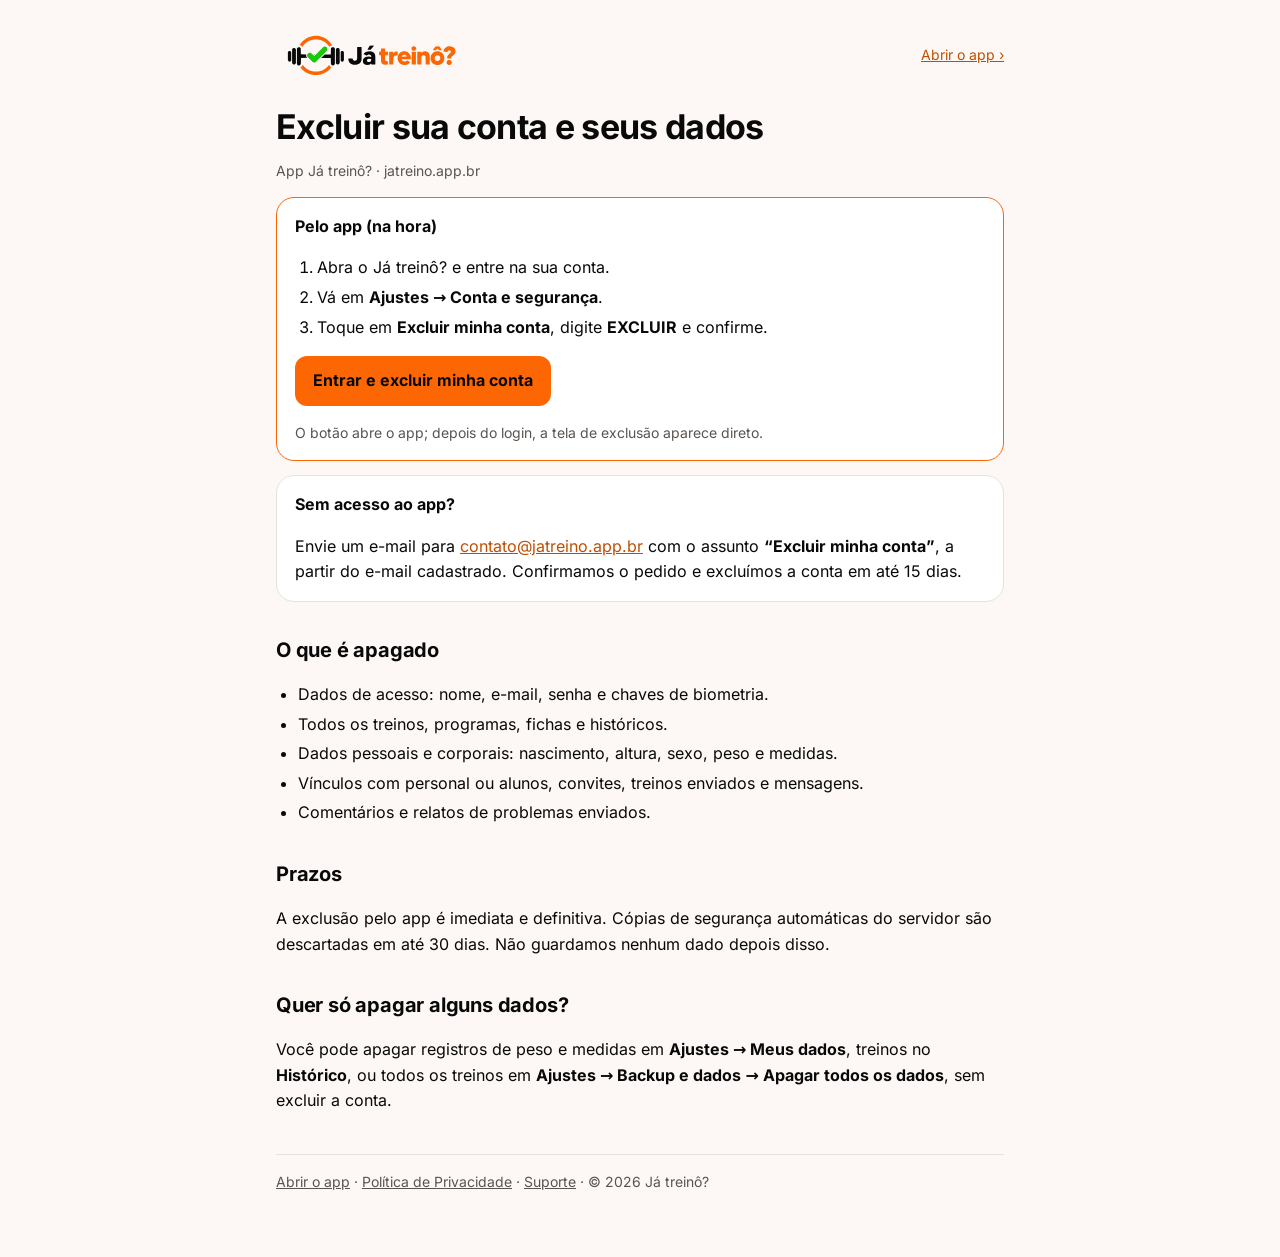
<file: excluir-conta.html>
<!doctype html>
<html lang="pt-BR">
<head>
  <meta charset="utf-8">
  <meta name="viewport" content="width=device-width, initial-scale=1, viewport-fit=cover">
  <title>Excluir conta · Já treinô?</title>
  <meta name="description" content="Como excluir sua conta do app Já treinô? e todos os dados associados a ela.">
  <link rel="icon" href="marca/favicon.svg" type="image/svg+xml">
  <link rel="stylesheet" href="paginas.css">
</head>
<body>
<main>
  <div class="topo"><a href="./"><img src="marca/logotipo_horizontal.svg" alt="Já treinô?"></a><a class="voltar" href="./">Abrir o app ›</a></div>

  <h1>Excluir sua conta e seus dados</h1>
  <p class="muted">App Já treinô? · jatreino.app.br</p>

  <div class="card destaque">
    <h3 style="margin-top:0">Pelo app (na hora)</h3>
    <ol>
      <li>Abra o Já treinô? e entre na sua conta.</li>
      <li>Vá em <b>Ajustes → Conta e segurança</b>.</li>
      <li>Toque em <b>Excluir minha conta</b>, digite <b>EXCLUIR</b> e confirme.</li>
    </ol>
    <p><a class="btn" href="./#/excluir-conta">Entrar e excluir minha conta</a></p>
    <p class="muted" style="margin-bottom:0">O botão abre o app; depois do login, a tela de exclusão aparece direto.</p>
  </div>

  <div class="card">
    <h3 style="margin-top:0">Sem acesso ao app?</h3>
    <p style="margin-bottom:0">Envie um e-mail para <a href="mailto:contato@jatreino.app.br?subject=Excluir%20minha%20conta">contato@jatreino.app.br</a> com o assunto <b>“Excluir minha conta”</b>, a partir do e-mail cadastrado. Confirmamos o pedido e excluímos a conta em até 15 dias.</p>
  </div>

  <h2>O que é apagado</h2>
  <ul>
    <li>Dados de acesso: nome, e-mail, senha e chaves de biometria.</li>
    <li>Todos os treinos, programas, fichas e históricos.</li>
    <li>Dados pessoais e corporais: nascimento, altura, sexo, peso e medidas.</li>
    <li>Vínculos com personal ou alunos, convites, treinos enviados e mensagens.</li>
    <li>Comentários e relatos de problemas enviados.</li>
  </ul>

  <h2>Prazos</h2>
  <p>A exclusão pelo app é imediata e definitiva. Cópias de segurança automáticas do servidor são descartadas em até 30 dias. Não guardamos nenhum dado depois disso.</p>

  <h2>Quer só apagar alguns dados?</h2>
  <p>Você pode apagar registros de peso e medidas em <b>Ajustes → Meus dados</b>, treinos no <b>Histórico</b>, ou todos os treinos em <b>Ajustes → Backup e dados → Apagar todos os dados</b>, sem excluir a conta.</p>

  <footer>
    <a href="./">Abrir o app</a> · <a href="privacidade.html">Política de Privacidade</a> · <a href="suporte.html">Suporte</a> · © 2026 Já treinô?
  </footer>
</main>
</body>
</html>
</file>
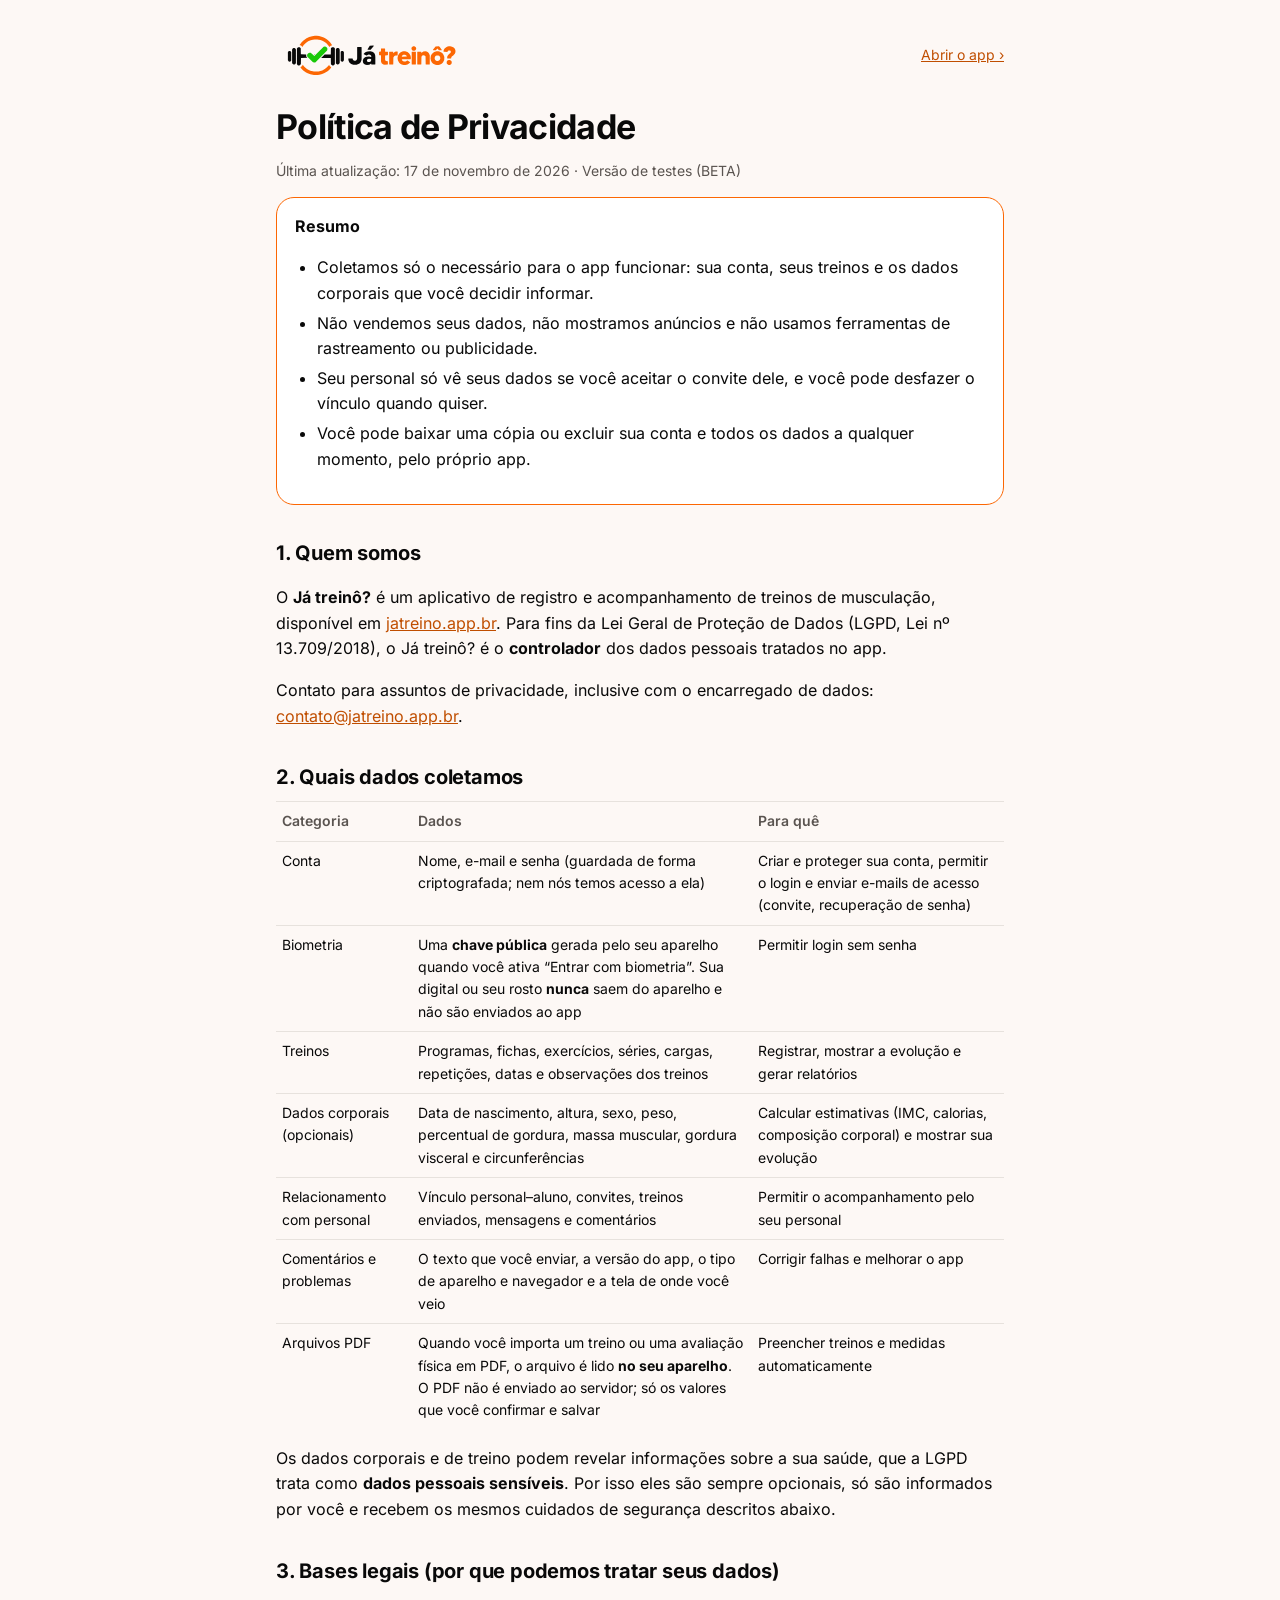
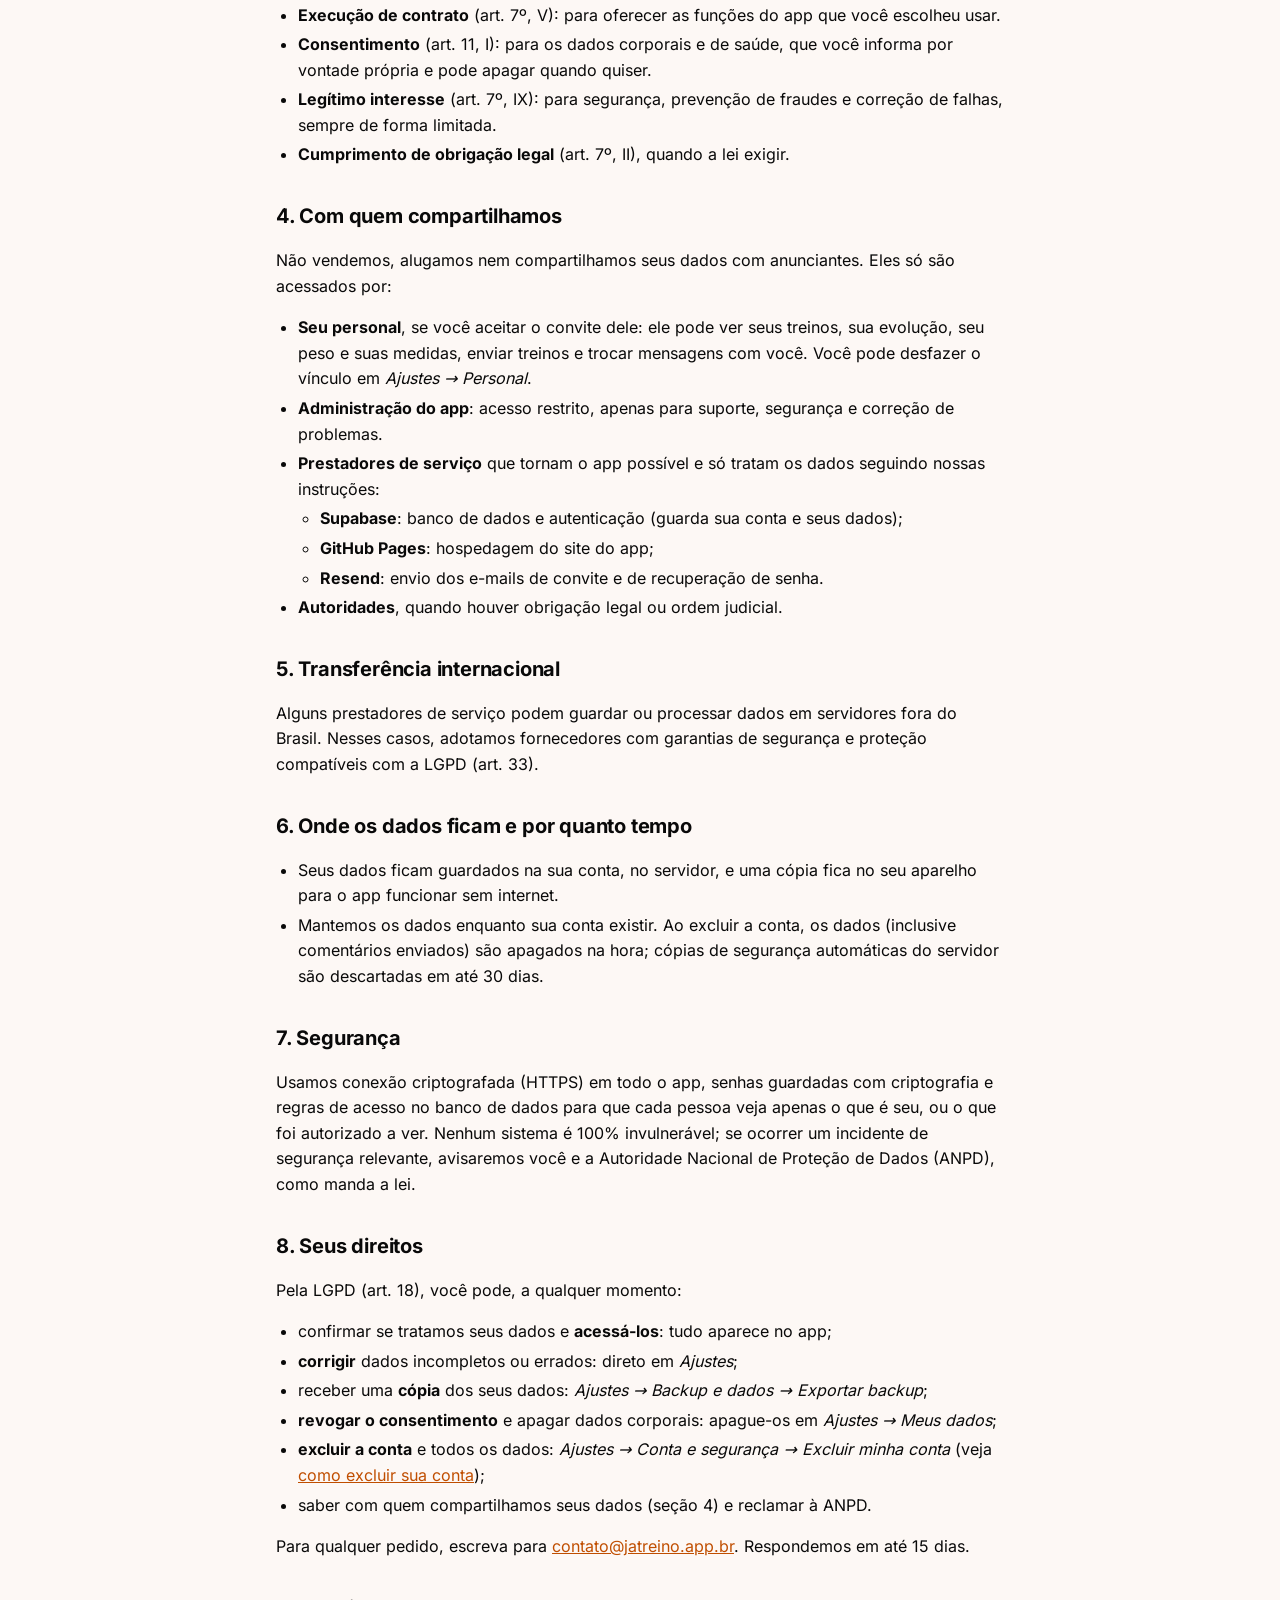
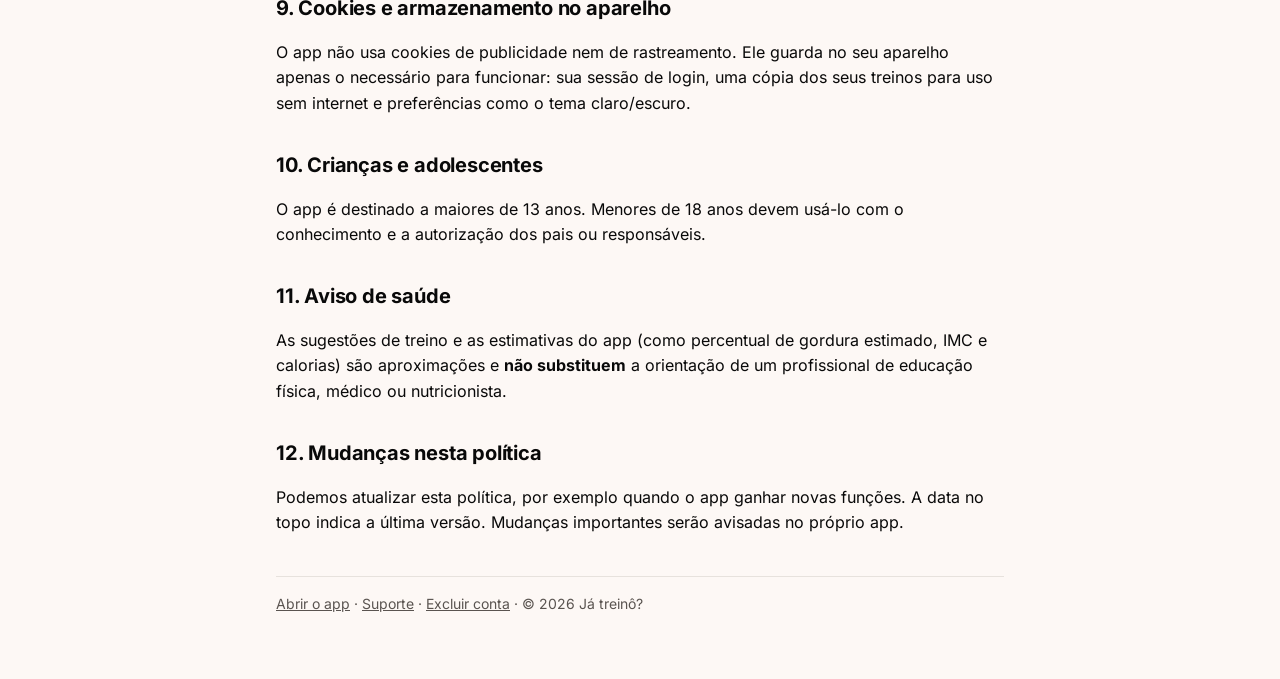
<file: privacidade.html>
<!doctype html>
<html lang="pt-BR">
<head>
  <meta charset="utf-8">
  <meta name="viewport" content="width=device-width, initial-scale=1, viewport-fit=cover">
  <title>Política de Privacidade · Já treinô?</title>
  <meta name="description" content="Como o app Já treinô? coleta, usa, guarda e protege os seus dados, de acordo com a LGPD.">
  <link rel="icon" href="marca/favicon.svg" type="image/svg+xml">
  <link rel="stylesheet" href="paginas.css">
</head>
<body>
<main>
  <div class="topo"><a href="./"><img src="marca/logotipo_horizontal.svg" alt="Já treinô?"></a><a class="voltar" href="./">Abrir o app ›</a></div>

  <h1>Política de Privacidade</h1>
  <p class="muted">Última atualização: 17 de novembro de 2026 · Versão de testes (BETA)</p>

  <div class="card destaque">
    <b>Resumo</b>
    <ul>
      <li>Coletamos só o necessário para o app funcionar: sua conta, seus treinos e os dados corporais que você decidir informar.</li>
      <li>Não vendemos seus dados, não mostramos anúncios e não usamos ferramentas de rastreamento ou publicidade.</li>
      <li>Seu personal só vê seus dados se você aceitar o convite dele, e você pode desfazer o vínculo quando quiser.</li>
      <li>Você pode baixar uma cópia ou excluir sua conta e todos os dados a qualquer momento, pelo próprio app.</li>
    </ul>
  </div>

  <h2>1. Quem somos</h2>
  <p>O <b>Já treinô?</b> é um aplicativo de registro e acompanhamento de treinos de musculação, disponível em <a href="https://jatreino.app.br">jatreino.app.br</a>. Para fins da Lei Geral de Proteção de Dados (LGPD, Lei nº 13.709/2018), o Já treinô? é o <b>controlador</b> dos dados pessoais tratados no app.</p>
  <p>Contato para assuntos de privacidade, inclusive com o encarregado de dados: <a href="mailto:contato@jatreino.app.br">contato@jatreino.app.br</a>.</p>

  <h2>2. Quais dados coletamos</h2>
  <table>
    <tr><th>Categoria</th><th>Dados</th><th>Para quê</th></tr>
    <tr><td>Conta</td><td>Nome, e-mail e senha (guardada de forma criptografada; nem nós temos acesso a ela)</td><td>Criar e proteger sua conta, permitir o login e enviar e-mails de acesso (convite, recuperação de senha)</td></tr>
    <tr><td>Biometria</td><td>Uma <b>chave pública</b> gerada pelo seu aparelho quando você ativa “Entrar com biometria”. Sua digital ou seu rosto <b>nunca</b> saem do aparelho e não são enviados ao app</td><td>Permitir login sem senha</td></tr>
    <tr><td>Treinos</td><td>Programas, fichas, exercícios, séries, cargas, repetições, datas e observações dos treinos</td><td>Registrar, mostrar a evolução e gerar relatórios</td></tr>
    <tr><td>Dados corporais (opcionais)</td><td>Data de nascimento, altura, sexo, peso, percentual de gordura, massa muscular, gordura visceral e circunferências</td><td>Calcular estimativas (IMC, calorias, composição corporal) e mostrar sua evolução</td></tr>
    <tr><td>Relacionamento com personal</td><td>Vínculo personal–aluno, convites, treinos enviados, mensagens e comentários</td><td>Permitir o acompanhamento pelo seu personal</td></tr>
    <tr><td>Comentários e problemas</td><td>O texto que você enviar, a versão do app, o tipo de aparelho e navegador e a tela de onde você veio</td><td>Corrigir falhas e melhorar o app</td></tr>
    <tr><td>Arquivos PDF</td><td>Quando você importa um treino ou uma avaliação física em PDF, o arquivo é lido <b>no seu aparelho</b>. O PDF não é enviado ao servidor; só os valores que você confirmar e salvar</td><td>Preencher treinos e medidas automaticamente</td></tr>
  </table>
  <p>Os dados corporais e de treino podem revelar informações sobre a sua saúde, que a LGPD trata como <b>dados pessoais sensíveis</b>. Por isso eles são sempre opcionais, só são informados por você e recebem os mesmos cuidados de segurança descritos abaixo.</p>

  <h2>3. Bases legais (por que podemos tratar seus dados)</h2>
  <ul>
    <li><b>Execução de contrato</b> (art. 7º, V): para oferecer as funções do app que você escolheu usar.</li>
    <li><b>Consentimento</b> (art. 11, I): para os dados corporais e de saúde, que você informa por vontade própria e pode apagar quando quiser.</li>
    <li><b>Legítimo interesse</b> (art. 7º, IX): para segurança, prevenção de fraudes e correção de falhas, sempre de forma limitada.</li>
    <li><b>Cumprimento de obrigação legal</b> (art. 7º, II), quando a lei exigir.</li>
  </ul>

  <h2>4. Com quem compartilhamos</h2>
  <p>Não vendemos, alugamos nem compartilhamos seus dados com anunciantes. Eles só são acessados por:</p>
  <ul>
    <li><b>Seu personal</b>, se você aceitar o convite dele: ele pode ver seus treinos, sua evolução, seu peso e suas medidas, enviar treinos e trocar mensagens com você. Você pode desfazer o vínculo em <i>Ajustes → Personal</i>.</li>
    <li><b>Administração do app</b>: acesso restrito, apenas para suporte, segurança e correção de problemas.</li>
    <li><b>Prestadores de serviço</b> que tornam o app possível e só tratam os dados seguindo nossas instruções:
      <ul>
        <li><b>Supabase</b>: banco de dados e autenticação (guarda sua conta e seus dados);</li>
        <li><b>GitHub Pages</b>: hospedagem do site do app;</li>
        <li><b>Resend</b>: envio dos e-mails de convite e de recuperação de senha.</li>
      </ul>
    </li>
    <li><b>Autoridades</b>, quando houver obrigação legal ou ordem judicial.</li>
  </ul>

  <h2>5. Transferência internacional</h2>
  <p>Alguns prestadores de serviço podem guardar ou processar dados em servidores fora do Brasil. Nesses casos, adotamos fornecedores com garantias de segurança e proteção compatíveis com a LGPD (art. 33).</p>

  <h2>6. Onde os dados ficam e por quanto tempo</h2>
  <ul>
    <li>Seus dados ficam guardados na sua conta, no servidor, e uma cópia fica no seu aparelho para o app funcionar sem internet.</li>
    <li>Mantemos os dados enquanto sua conta existir. Ao excluir a conta, os dados (inclusive comentários enviados) são apagados na hora; cópias de segurança automáticas do servidor são descartadas em até 30 dias.</li>
  </ul>

  <h2>7. Segurança</h2>
  <p>Usamos conexão criptografada (HTTPS) em todo o app, senhas guardadas com criptografia e regras de acesso no banco de dados para que cada pessoa veja apenas o que é seu, ou o que foi autorizado a ver. Nenhum sistema é 100% invulnerável; se ocorrer um incidente de segurança relevante, avisaremos você e a Autoridade Nacional de Proteção de Dados (ANPD), como manda a lei.</p>

  <h2>8. Seus direitos</h2>
  <p>Pela LGPD (art. 18), você pode, a qualquer momento:</p>
  <ul>
    <li>confirmar se tratamos seus dados e <b>acessá-los</b>: tudo aparece no app;</li>
    <li><b>corrigir</b> dados incompletos ou errados: direto em <i>Ajustes</i>;</li>
    <li>receber uma <b>cópia</b> dos seus dados: <i>Ajustes → Backup e dados → Exportar backup</i>;</li>
    <li><b>revogar o consentimento</b> e apagar dados corporais: apague-os em <i>Ajustes → Meus dados</i>;</li>
    <li><b>excluir a conta</b> e todos os dados: <i>Ajustes → Conta e segurança → Excluir minha conta</i> (veja <a href="excluir-conta.html">como excluir sua conta</a>);</li>
    <li>saber com quem compartilhamos seus dados (seção 4) e reclamar à ANPD.</li>
  </ul>
  <p>Para qualquer pedido, escreva para <a href="mailto:contato@jatreino.app.br">contato@jatreino.app.br</a>. Respondemos em até 15 dias.</p>

  <h2>9. Cookies e armazenamento no aparelho</h2>
  <p>O app não usa cookies de publicidade nem de rastreamento. Ele guarda no seu aparelho apenas o necessário para funcionar: sua sessão de login, uma cópia dos seus treinos para uso sem internet e preferências como o tema claro/escuro.</p>

  <h2>10. Crianças e adolescentes</h2>
  <p>O app é destinado a maiores de 13 anos. Menores de 18 anos devem usá-lo com o conhecimento e a autorização dos pais ou responsáveis.</p>

  <h2>11. Aviso de saúde</h2>
  <p>As sugestões de treino e as estimativas do app (como percentual de gordura estimado, IMC e calorias) são aproximações e <b>não substituem</b> a orientação de um profissional de educação física, médico ou nutricionista.</p>

  <h2>12. Mudanças nesta política</h2>
  <p>Podemos atualizar esta política, por exemplo quando o app ganhar novas funções. A data no topo indica a última versão. Mudanças importantes serão avisadas no próprio app.</p>

  <footer>
    <a href="./">Abrir o app</a> · <a href="suporte.html">Suporte</a> · <a href="excluir-conta.html">Excluir conta</a> · © 2026 Já treinô?
  </footer>
</main>
</body>
</html>
</file>
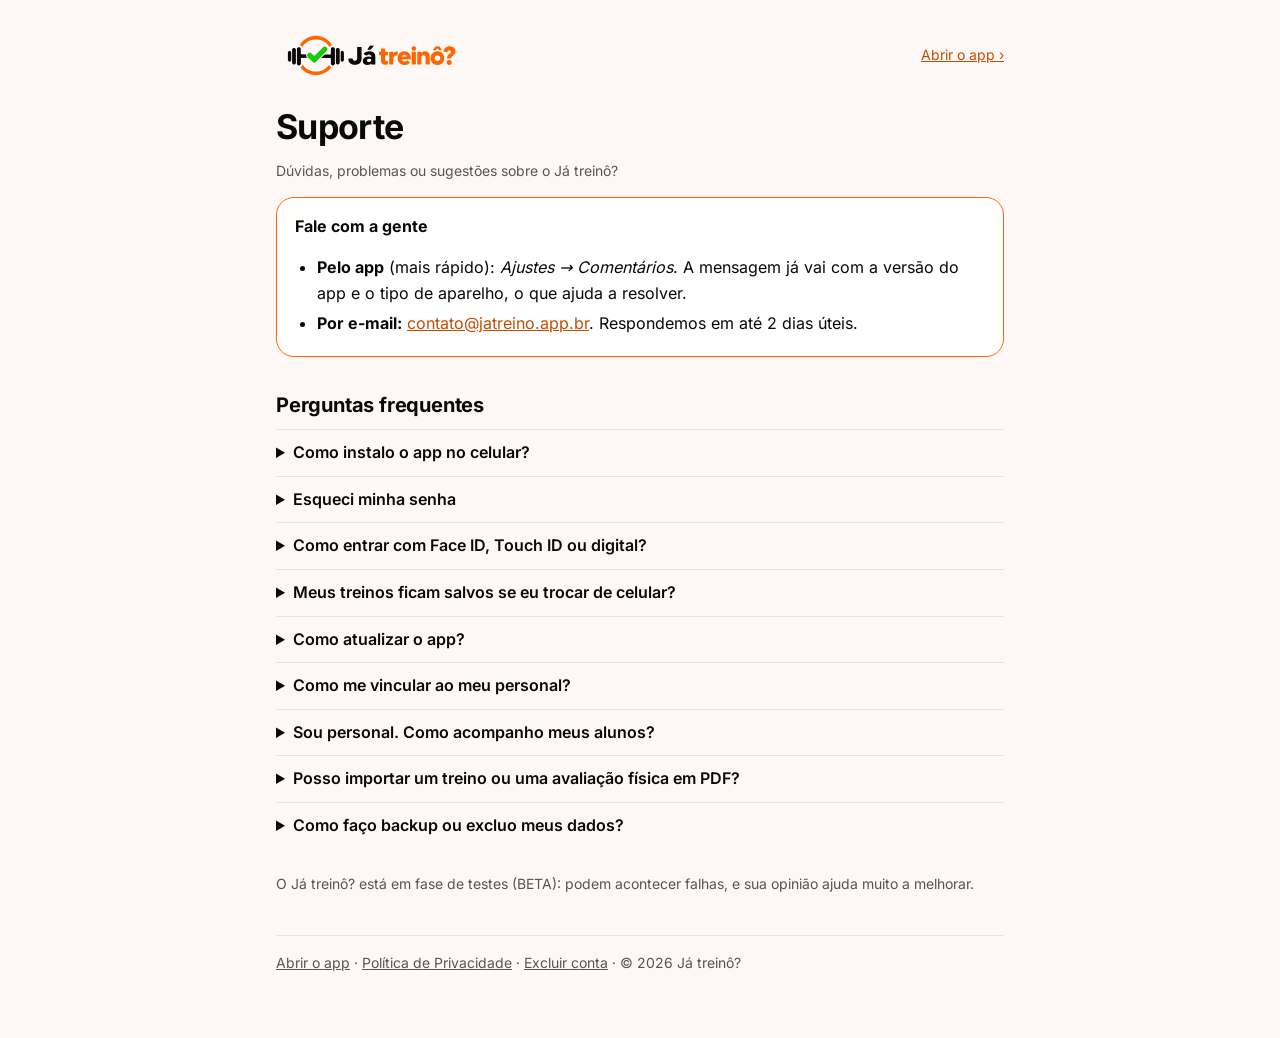
<file: suporte.html>
<!doctype html>
<html lang="pt-BR">
<head>
  <meta charset="utf-8">
  <meta name="viewport" content="width=device-width, initial-scale=1, viewport-fit=cover">
  <title>Suporte · Já treinô?</title>
  <meta name="description" content="Ajuda, perguntas frequentes e contato do app Já treinô?.">
  <link rel="icon" href="marca/favicon.svg" type="image/svg+xml">
  <link rel="stylesheet" href="paginas.css">
</head>
<body>
<main>
  <div class="topo"><a href="./"><img src="marca/logotipo_horizontal.svg" alt="Já treinô?"></a><a class="voltar" href="./">Abrir o app ›</a></div>

  <h1>Suporte</h1>
  <p class="muted">Dúvidas, problemas ou sugestões sobre o Já treinô?</p>

  <div class="card destaque">
    <b>Fale com a gente</b>
    <ul style="margin-bottom:0">
      <li><b>Pelo app</b> (mais rápido): <i>Ajustes → Comentários</i>. A mensagem já vai com a versão do app e o tipo de aparelho, o que ajuda a resolver.</li>
      <li><b>Por e-mail:</b> <a href="mailto:contato@jatreino.app.br">contato@jatreino.app.br</a>. Respondemos em até 2 dias úteis.</li>
    </ul>
  </div>

  <h2>Perguntas frequentes</h2>

  <details><summary>Como instalo o app no celular?</summary>
    <p><b>iPhone:</b> abra <a href="./">jatreino.app.br</a> no Safari → botão Compartilhar → <b>Adicionar à Tela de Início</b>.<br>
    <b>Android:</b> abra <a href="./">jatreino.app.br</a> no Chrome → menu ⋮ → <b>Instalar app</b>.</p></details>

  <details><summary>Esqueci minha senha</summary>
    <p>Na tela de login, toque em <b>Esqueci minha senha</b> e informe seu e-mail. Você receberá um link para criar uma nova senha (veja também a caixa de spam).</p></details>

  <details><summary>Como entrar com Face ID, Touch ID ou digital?</summary>
    <p>Entre uma vez com e-mail e senha e vá em <b>Ajustes → Conta e segurança → Ativar biometria</b>. Nas próximas vezes, toque em <b>Entrar com biometria</b> na tela de login. A opção só aparece em aparelhos com leitor biométrico, e cada aparelho precisa ativar a sua.</p></details>

  <details><summary>Meus treinos ficam salvos se eu trocar de celular?</summary>
    <p>Sim. Os treinos ficam guardados na sua conta e voltam quando você entra no novo aparelho. O app também funciona sem internet e sincroniza quando a conexão volta.</p></details>

  <details><summary>Como atualizar o app?</summary>
    <p>Ele se atualiza sozinho. Para forçar, vá em <b>Ajustes → Sobre → Buscar atualização</b>.</p></details>

  <details><summary>Como me vincular ao meu personal?</summary>
    <p>Peça o link de convite ao seu personal e abra no celular. Ao aceitar, ele poderá acompanhar seus treinos e enviar novas fichas. Para desfazer o vínculo: <b>Ajustes → Personal → Desvincular</b>.</p></details>

  <details><summary>Sou personal. Como acompanho meus alunos?</summary>
    <p>Em <b>Ajustes → Personal</b>, toque em <b>Sou personal trainer</b> e peça o acesso. Depois de aprovado, a aba <b>Alunos</b> aparece para você convidar alunos, enviar treinos e acompanhar a evolução deles.</p></details>

  <details><summary>Posso importar um treino ou uma avaliação física em PDF?</summary>
    <p>Sim. Treinos: <b>Treinos → Importar</b>. Avaliações: <b>Ajustes → Meus dados → Importar de um PDF</b>. O app lê o PDF no próprio aparelho e mostra os valores para você conferir antes de salvar. PDFs escaneados (foto) não têm texto para ler; nesse caso, digite os valores.</p></details>

  <details><summary>Como faço backup ou excluo meus dados?</summary>
    <p>Backup: <b>Ajustes → Backup e dados → Exportar backup</b>. Para excluir a conta e todos os dados, veja <a href="excluir-conta.html">como excluir sua conta</a>.</p></details>

  <p class="muted" style="margin-top:24px">O Já treinô? está em fase de testes (BETA): podem acontecer falhas, e sua opinião ajuda muito a melhorar.</p>

  <footer>
    <a href="./">Abrir o app</a> · <a href="privacidade.html">Política de Privacidade</a> · <a href="excluir-conta.html">Excluir conta</a> · © 2026 Já treinô?
  </footer>
</main>
</body>
</html>
</file>
<file: paginas.css>
/* Já treinô? — páginas públicas (privacidade, suporte, exclusão de conta) no padrão visual do app */
@font-face { font-family: 'Inter'; font-style: normal; font-weight: 100 900; font-display: swap;
  src: url('vendor/inter-5.3.0/inter-latin-wght-normal.woff2') format('woff2'); }
:root {
  --bg: #FDF8F5; --card: #FFFFFF; --line: #E7E2DD; --text: #090909; --muted: #5A5450;
  --accent: #FC6703; --link: #C04E00; --r: 18px;
}
@media (prefers-color-scheme: dark) {
  :root { --bg: #0E0D0C; --card: #191716; --line: #2C2926; --text: #F4EFEB; --muted: #B5ADA7; --link: #FF9A52; }
  .topo img { background: #FDF8F5; border-radius: 14px; padding: 6px 10px; }
}
* { box-sizing: border-box; }
html { -webkit-text-size-adjust: 100%; }
body { margin: 0; background: var(--bg); color: var(--text); font-family: 'Inter', -apple-system, system-ui, sans-serif; line-height: 1.6; font-size: 16px; }
main { max-width: 760px; margin: 0 auto; padding: 24px 16px 64px; }
.topo { display: flex; align-items: center; justify-content: space-between; gap: 12px; margin-bottom: 20px; }
.topo img { width: min(190px, 55vw); height: auto; display: block; }
.topo a.voltar { font-size: 14px; }
h1 { font-size: clamp(26px, 6vw, 34px); line-height: 1.15; margin: 8px 0 6px; letter-spacing: -0.02em; }
h2 { font-size: 20px; margin: 32px 0 8px; letter-spacing: -0.01em; }
h3 { font-size: 16px; margin: 20px 0 4px; }
p, li { color: var(--text); }
.muted { color: var(--muted); font-size: 14px; }
a { color: var(--link); }
.card { background: var(--card); border: 1px solid var(--line); border-radius: var(--r); padding: 16px 18px; margin: 14px 0; }
.destaque { border-color: var(--accent); }
ul, ol { padding-left: 22px; }
li { margin: 4px 0; }
table { width: 100%; border-collapse: collapse; font-size: 14px; }
th, td { text-align: left; vertical-align: top; padding: 8px 6px; border-top: 1px solid var(--line); }
th { color: var(--muted); font-weight: 600; }
.btn { display: inline-block; background: var(--accent); color: #090909; font-weight: 700; text-decoration: none; padding: 12px 18px; border-radius: 12px; }
details { border-top: 1px solid var(--line); padding: 10px 0; }
details summary { cursor: pointer; font-weight: 600; }
footer { margin-top: 40px; padding-top: 16px; border-top: 1px solid var(--line); color: var(--muted); font-size: 14px; }
footer a { color: var(--muted); }
</file>
